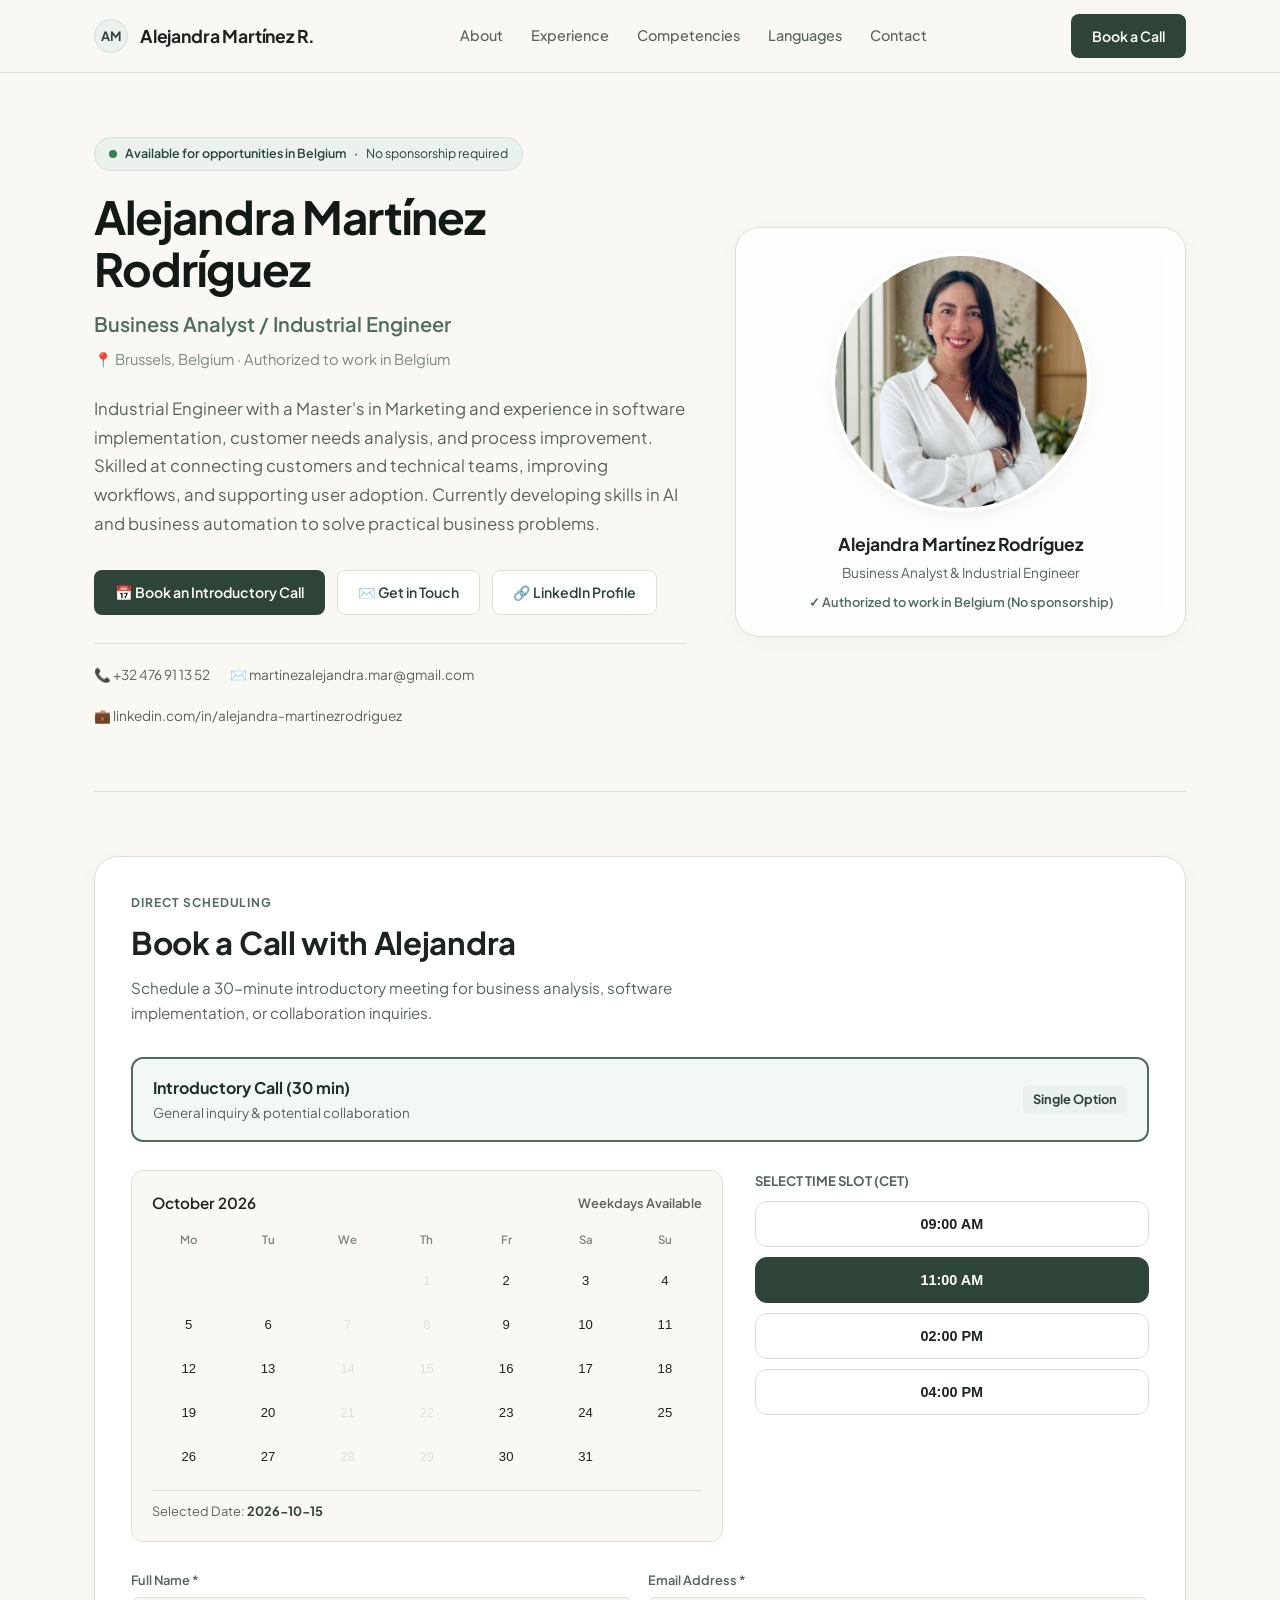
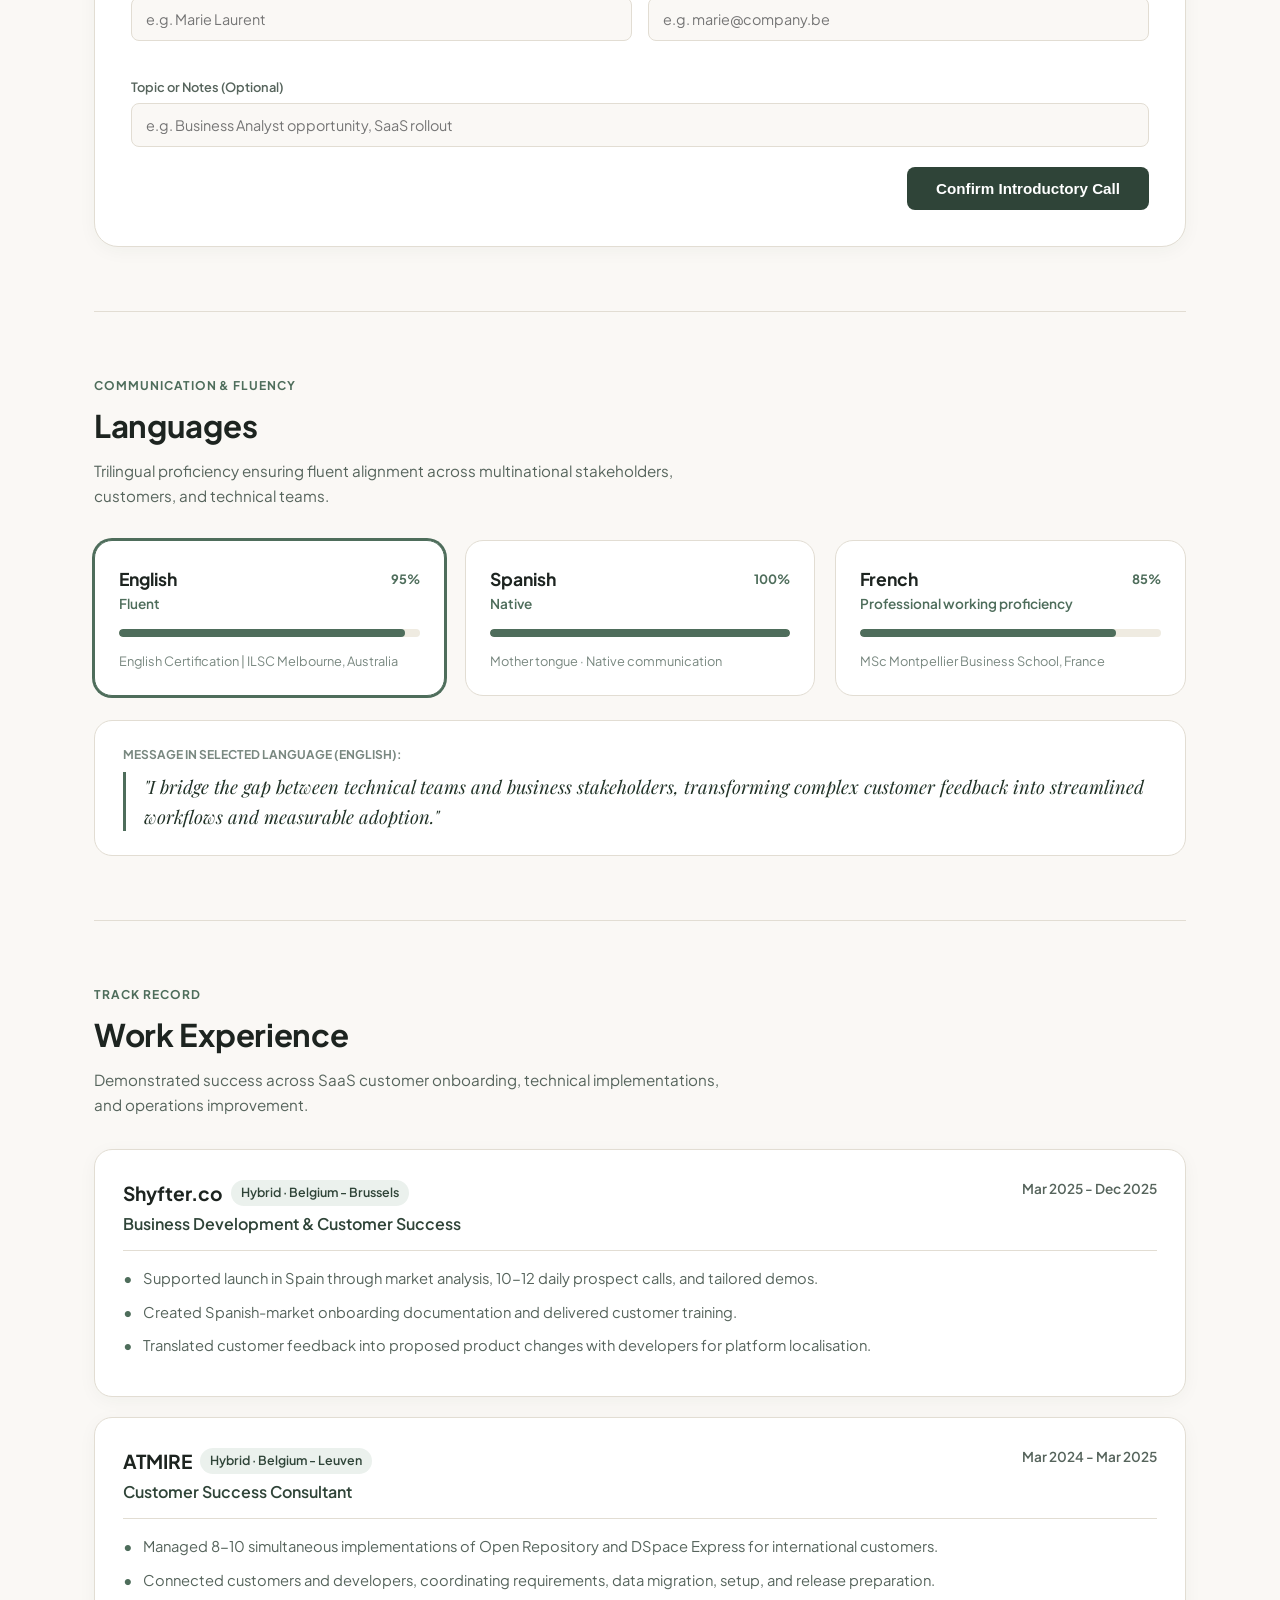
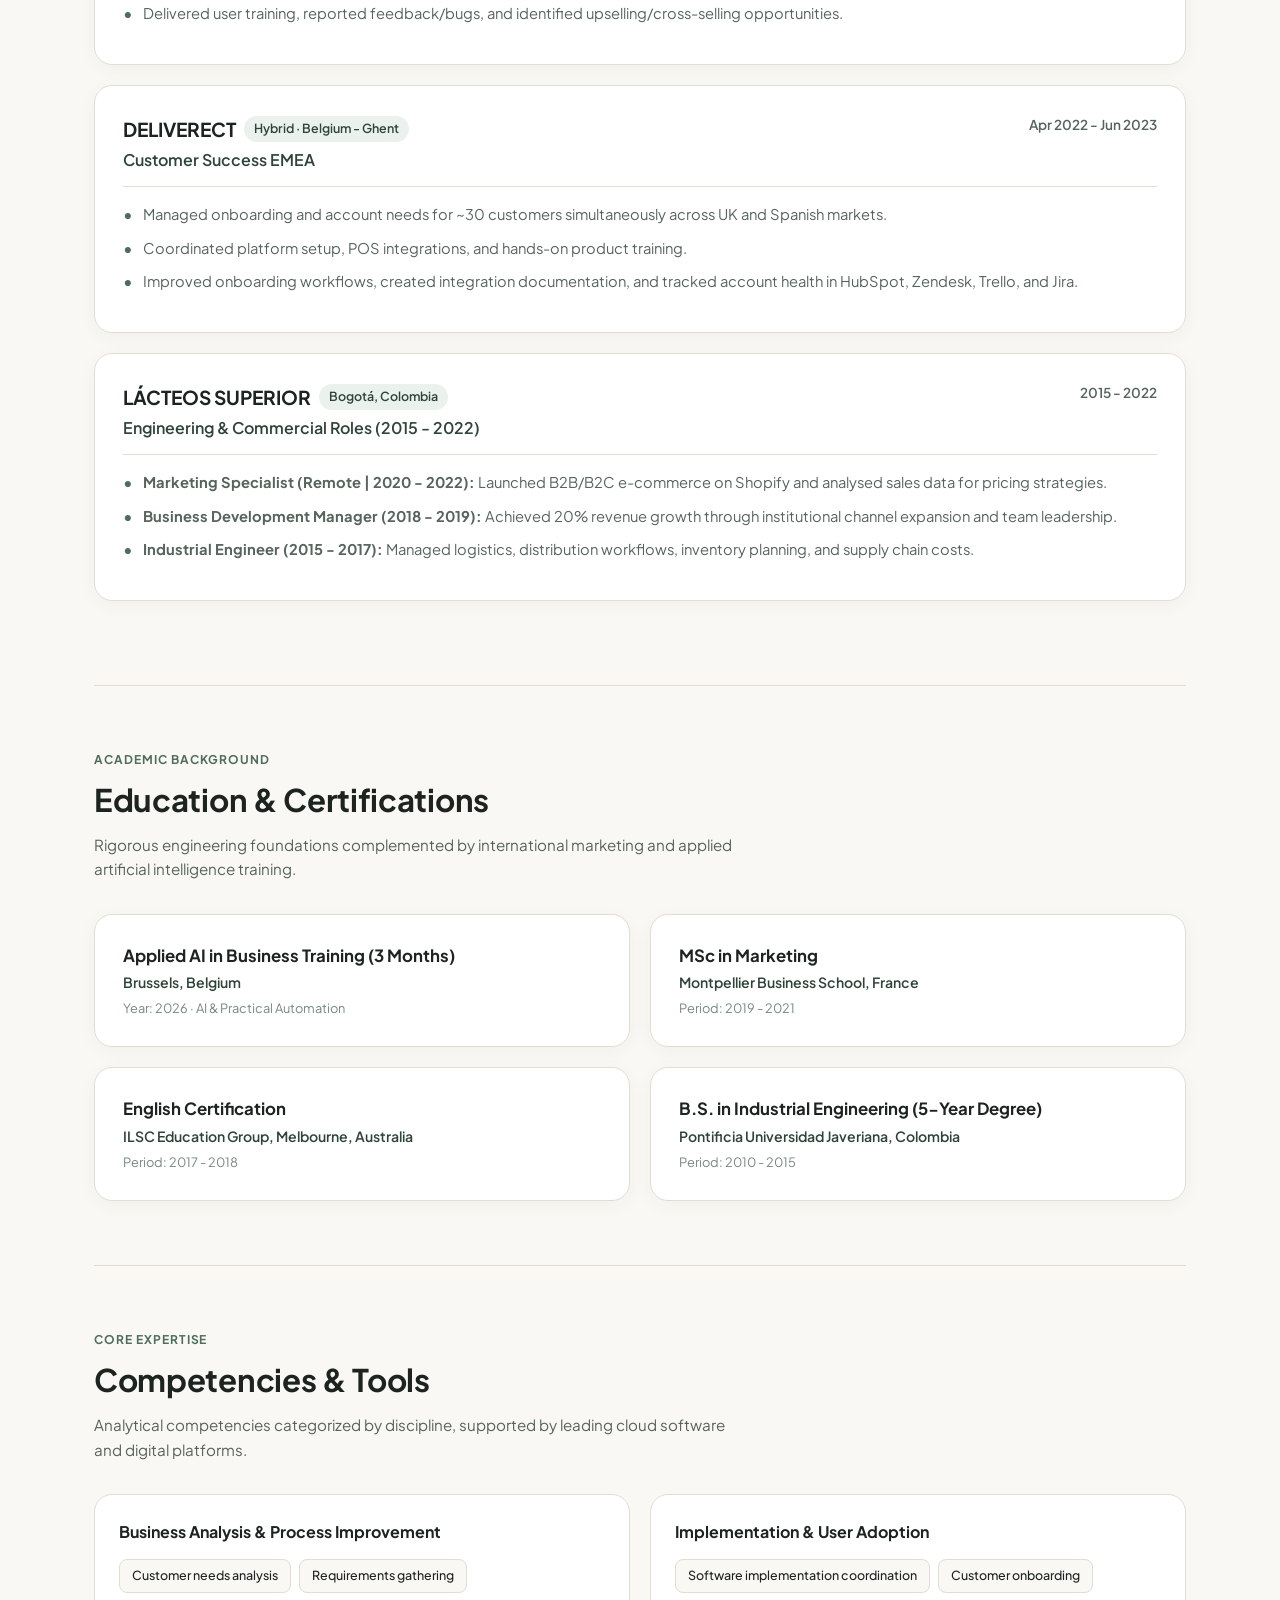
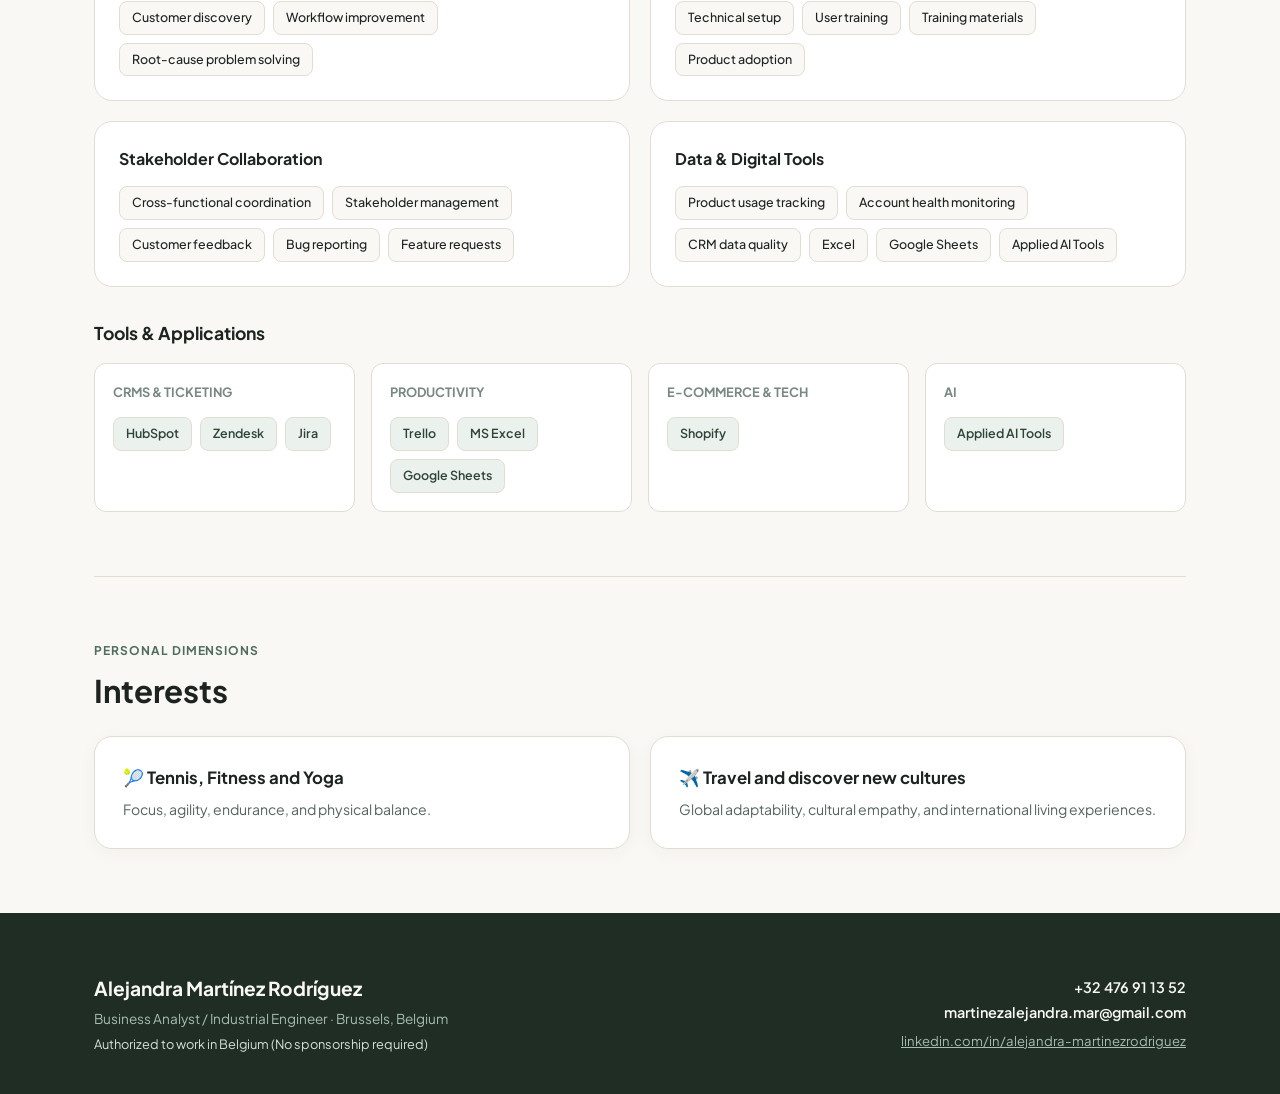
<file: alejandra-martinez-portfolio.html>
<!DOCTYPE html>
<html lang="en">
<head>
  <meta charset="UTF-8">
  <meta name="viewport" content="width=device-width, initial-scale=1.0">
  <title>Alejandra Martínez Rodríguez | Business Analyst & Industrial Engineer</title>
  <meta name="description" content="Professional brand and portfolio of Alejandra Martínez Rodríguez, Business Analyst and Industrial Engineer in Brussels, Belgium.">
  <link rel="preconnect" href="https://fonts.googleapis.com">
  <link rel="preconnect" href="https://fonts.gstatic.com" crossorigin>
  <link href="https://fonts.googleapis.com/css2?family=Plus+Jakarta+Sans:wght@300;400;500;600;700&family=Playfair+Display:ital,wght@0,600;1,400&family=JetBrains+Mono:wght@400;500&display=swap" rel="stylesheet">
  
  <style>
    /* ===================================================
       WARM-TECH / NEUTRAL CHIC DESIGN SYSTEM
       Greige, Cream, Subtle Sage Green & Glass Accents
       =================================================== */
    :root {
      --bg-cream: #FAF8F5;
      --bg-surface: #FFFFFF;
      --bg-greige-light: #F4F0E8;
      --bg-greige-subtle: #EFEBE1;
      --border-warm: #E2DDD3;
      --border-sage: #D5E0D8;
      --sage-accent: #4E6D5B;
      --sage-dark: #2F4438;
      --sage-light: #EBF1ED;
      --text-main: #1D2420;
      --text-muted: #56645C;
      --text-subtle: #798880;
      --radius-sm: 8px;
      --radius-md: 12px;
      --radius-lg: 18px;
      --radius-xl: 24px;
      --shadow-soft: 0 4px 20px -2px rgba(45, 55, 49, 0.05);
      --glass-bg: rgba(255, 255, 255, 0.75);
      --glass-border: rgba(226, 221, 211, 0.8);
    }

    * {
      box-sizing: border-box;
      margin: 0;
      padding: 0;
    }

    body {
      font-family: 'Plus Jakarta Sans', -apple-system, BlinkMacSystemFont, 'Segoe UI', Roboto, sans-serif;
      background-color: var(--bg-cream);
      color: var(--text-main);
      line-height: 1.6;
      -webkit-font-smoothing: antialiased;
    }

    a {
      color: inherit;
      text-decoration: none;
    }

    /* Layout Container */
    .container {
      max-width: 1140px;
      margin: 0 auto;
      padding: 0 24px;
    }

    /* Header / Top Bar */
    header {
      position: sticky;
      top: 0;
      z-index: 100;
      background: rgba(250, 248, 245, 0.92);
      backdrop-filter: blur(12px);
      -webkit-backdrop-filter: blur(12px);
      border-bottom: 1px solid var(--border-warm);
    }

    .nav-inner {
      display: flex;
      align-items: center;
      justify-content: space-between;
      height: 72px;
    }

    .brand {
      display: flex;
      align-items: center;
      gap: 12px;
      font-weight: 700;
      font-size: 1.1rem;
      letter-spacing: -0.01em;
    }

    .brand-mark {
      width: 34px;
      height: 34px;
      border-radius: 50%;
      background: var(--sage-light);
      border: 1px solid var(--border-sage);
      color: var(--sage-dark);
      display: flex;
      align-items: center;
      justify-content: center;
      font-size: 0.8rem;
      font-weight: 700;
    }

    nav.nav-links {
      display: flex;
      gap: 28px;
      font-size: 0.9rem;
      font-weight: 500;
      color: var(--text-muted);
    }

    nav.nav-links a:hover {
      color: var(--text-main);
    }

    .btn {
      display: inline-flex;
      align-items: center;
      justify-content: center;
      gap: 8px;
      padding: 10px 20px;
      font-size: 0.88rem;
      font-weight: 600;
      border-radius: var(--radius-sm);
      cursor: pointer;
      transition: all 0.2s ease;
      border: 1px solid transparent;
    }

    .btn-primary {
      background: var(--sage-dark);
      color: #FFFFFF;
    }

    .btn-primary:hover {
      background: #1F2D25;
      transform: translateY(-1px);
    }

    .btn-secondary {
      background: #FFFFFF;
      color: var(--sage-dark);
      border-color: var(--border-warm);
    }

    .btn-secondary:hover {
      background: var(--bg-greige-light);
    }

    /* Section Spacing */
    section {
      padding: 64px 0;
      border-bottom: 1px solid var(--border-warm);
    }

    section:last-of-type {
      border-bottom: none;
    }

    /* Hero Section */
    .hero-grid {
      display: grid;
      grid-template-columns: 1.25fr 0.95fr;
      gap: 48px;
      align-items: center;
    }

    .badge-status {
      display: inline-flex;
      align-items: center;
      gap: 8px;
      padding: 6px 14px;
      background: var(--sage-light);
      border: 1px solid var(--border-sage);
      border-radius: 999px;
      font-size: 0.78rem;
      font-weight: 600;
      color: var(--sage-dark);
      margin-bottom: 20px;
    }

    .status-dot {
      width: 8px;
      height: 8px;
      border-radius: 50%;
      background: #3B7E55;
    }

    h1.hero-title {
      font-size: 2.85rem;
      line-height: 1.15;
      font-weight: 700;
      letter-spacing: -0.02em;
      margin-bottom: 12px;
      color: #121A15;
    }

    .hero-subtitle {
      font-size: 1.25rem;
      font-weight: 600;
      color: var(--sage-accent);
      margin-bottom: 8px;
    }

    .hero-location {
      font-size: 0.92rem;
      color: var(--text-subtle);
      margin-bottom: 24px;
    }

    .hero-summary {
      font-size: 1.05rem;
      color: var(--text-muted);
      line-height: 1.7;
      margin-bottom: 32px;
    }

    .hero-actions {
      display: flex;
      flex-wrap: wrap;
      gap: 12px;
      margin-bottom: 28px;
    }

    .hero-contact-row {
      display: flex;
      flex-wrap: wrap;
      gap: 20px;
      font-size: 0.85rem;
      color: var(--text-muted);
      padding-top: 20px;
      border-top: 1px solid var(--border-warm);
    }

    .hero-avatar-card {
      background: var(--glass-bg);
      backdrop-filter: blur(16px);
      border: 1px solid var(--border-warm);
      border-radius: var(--radius-xl);
      padding: 24px;
      box-shadow: var(--shadow-soft);
      text-align: center;
    }

    .avatar-wrapper {
      width: 260px;
      height: 260px;
      margin: 0 auto 18px;
      border-radius: 50%;
      overflow: hidden;
      border: 4px solid #FFFFFF;
      box-shadow: 0 4px 14px rgba(0,0,0,0.06);
      background: #E8EDE9;
    }

    .avatar-wrapper img {
      width: 100%;
      height: 100%;
      object-fit: cover;
    }

    /* Section Headers */
    .section-kicker {
      font-size: 0.75rem;
      font-weight: 700;
      text-transform: uppercase;
      letter-spacing: 0.08em;
      color: var(--sage-accent);
      margin-bottom: 6px;
    }

    .section-title {
      font-size: 1.95rem;
      font-weight: 700;
      letter-spacing: -0.01em;
      margin-bottom: 8px;
    }

    .section-desc {
      font-size: 0.95rem;
      color: var(--text-muted);
      max-width: 650px;
      margin-bottom: 32px;
    }

    /* Appointment Booking Module */
    .booking-card {
      background: var(--bg-surface);
      border: 1px solid var(--border-warm);
      border-radius: var(--radius-xl);
      padding: 36px;
      box-shadow: var(--shadow-soft);
    }

    .booking-service-locked {
      background: #F4F8F5;
      border: 2px solid var(--sage-accent);
      border-radius: var(--radius-md);
      padding: 16px 20px;
      margin-bottom: 28px;
      display: flex;
      align-items: center;
      justify-content: space-between;
    }

    .booking-grid {
      display: grid;
      grid-template-columns: 1.2fr 0.8fr;
      gap: 32px;
      margin-bottom: 28px;
    }

    .calendar-box {
      background: var(--bg-cream);
      border: 1px solid var(--border-warm);
      border-radius: var(--radius-md);
      padding: 20px;
    }

    .calendar-header {
      display: flex;
      align-items: center;
      justify-content: space-between;
      margin-bottom: 16px;
      font-weight: 600;
      font-size: 0.95rem;
    }

    .cal-grid {
      display: grid;
      grid-template-columns: repeat(7, 1fr);
      gap: 6px;
      text-align: center;
    }

    .cal-head {
      font-size: 0.72rem;
      font-weight: 600;
      color: var(--text-subtle);
      padding-bottom: 6px;
    }

    .cal-day {
      height: 38px;
      display: flex;
      align-items: center;
      justify-content: center;
      font-size: 0.82rem;
      border-radius: var(--radius-sm);
      cursor: pointer;
      border: 1px solid transparent;
      background: transparent;
      color: var(--text-main);
    }

    .cal-day:hover:not(.disabled) {
      background: var(--bg-greige-subtle);
    }

    .cal-day.selected {
      background: var(--sage-dark);
      color: #FFFFFF;
      font-weight: 700;
    }

    .cal-day.disabled {
      color: #CCC7BC;
      cursor: not-allowed;
      opacity: 0.5;
    }

    .time-slot-btn {
      width: 100%;
      padding: 14px;
      margin-bottom: 10px;
      background: #FFFFFF;
      border: 1px solid var(--border-warm);
      border-radius: var(--radius-md);
      font-size: 0.9rem;
      font-weight: 600;
      cursor: pointer;
      text-align: center;
      transition: all 0.15s ease;
      color: var(--text-main);
    }

    .time-slot-btn:hover {
      border-color: var(--sage-accent);
      background: var(--bg-cream);
    }

    .time-slot-btn.selected {
      background: var(--sage-dark);
      color: #FFFFFF;
      border-color: var(--sage-dark);
    }

    .form-group {
      margin-bottom: 16px;
    }

    .form-group label {
      display: block;
      font-size: 0.8rem;
      font-weight: 600;
      color: var(--text-muted);
      margin-bottom: 6px;
    }

    .form-control {
      width: 100%;
      padding: 12px 14px;
      border: 1px solid var(--border-warm);
      border-radius: var(--radius-sm);
      font-family: inherit;
      font-size: 0.9rem;
      background: var(--bg-cream);
    }

    .form-control:focus {
      outline: none;
      background: #FFFFFF;
      border-color: var(--sage-accent);
    }

    /* Languages Section */
    .languages-grid {
      display: grid;
      grid-template-columns: repeat(3, 1fr);
      gap: 20px;
      margin-bottom: 24px;
    }

    .lang-card {
      background: var(--bg-surface);
      border: 1px solid var(--border-warm);
      border-radius: var(--radius-lg);
      padding: 24px;
      cursor: pointer;
      transition: all 0.2s ease;
    }

    .lang-card.active {
      border-color: var(--sage-accent);
      box-shadow: 0 0 0 2px var(--sage-accent);
    }

    .meter-bar {
      height: 8px;
      background: var(--bg-greige-subtle);
      border-radius: 999px;
      overflow: hidden;
      margin: 14px 0;
    }

    .meter-fill {
      height: 100%;
      background: var(--sage-accent);
      border-radius: 999px;
    }

    .quote-box {
      background: #FFFFFF;
      border: 1px solid var(--border-warm);
      border-radius: var(--radius-lg);
      padding: 24px 28px;
    }

    .quote-text {
      font-family: 'Playfair Display', Georgia, serif;
      font-style: italic;
      font-size: 1.15rem;
      color: #213227;
      border-left: 3px solid var(--sage-accent);
      padding-left: 18px;
      line-height: 1.6;
    }

    /* Experience & Education */
    .timeline-card {
      background: #FFFFFF;
      border: 1px solid var(--border-warm);
      border-radius: var(--radius-lg);
      padding: 28px;
      margin-bottom: 20px;
      box-shadow: var(--shadow-soft);
    }

    .timeline-header {
      display: flex;
      justify-content: space-between;
      align-items: flex-start;
      margin-bottom: 16px;
      padding-bottom: 14px;
      border-bottom: 1px solid var(--border-warm);
    }

    .company-title {
      font-size: 1.2rem;
      font-weight: 700;
    }

    .role-badge {
      font-size: 0.78rem;
      background: var(--sage-light);
      color: var(--sage-dark);
      padding: 3px 10px;
      border-radius: 999px;
      font-weight: 600;
      margin-left: 8px;
    }

    .timeline-bullets {
      list-style: none;
    }

    .timeline-bullets li {
      position: relative;
      padding-left: 20px;
      margin-bottom: 10px;
      font-size: 0.92rem;
      color: var(--text-muted);
    }

    .timeline-bullets li::before {
      content: "•";
      position: absolute;
      left: 0;
      color: var(--sage-accent);
      font-weight: bold;
    }

    /* Competencies Badges */
    .comp-grid {
      display: grid;
      grid-template-columns: repeat(2, 1fr);
      gap: 20px;
      margin-bottom: 32px;
    }

    .comp-card {
      background: #FFFFFF;
      border: 1px solid var(--border-warm);
      border-radius: var(--radius-lg);
      padding: 24px;
    }

    .badges-wrap {
      display: flex;
      flex-wrap: wrap;
      gap: 8px;
      margin-top: 14px;
    }

    .badge-chip {
      background: var(--bg-cream);
      border: 1px solid var(--border-warm);
      padding: 6px 12px;
      border-radius: var(--radius-sm);
      font-size: 0.78rem;
      font-weight: 500;
      color: var(--text-main);
    }

    .tools-grid {
      display: grid;
      grid-template-columns: repeat(4, 1fr);
      gap: 16px;
    }

    .tool-box {
      background: #FFFFFF;
      border: 1px solid var(--border-warm);
      border-radius: var(--radius-md);
      padding: 18px;
    }

    /* Footer */
    footer {
      background: #1F2D25;
      color: #FAF8F5;
      padding: 60px 0 40px;
    }

    .footer-inner {
      display: flex;
      justify-content: space-between;
      align-items: center;
      flex-wrap: wrap;
      gap: 20px;
    }

    /* Responsive */
    @media (max-width: 900px) {
      .hero-grid { grid-template-columns: 1fr; }
      .booking-grid { grid-template-columns: 1fr; }
      .languages-grid { grid-template-columns: 1fr; }
      .comp-grid { grid-template-columns: 1fr; }
      .tools-grid { grid-template-columns: 1fr 1fr; }
      nav.nav-links { display: none; }
      h1.hero-title { font-size: 2.2rem; }
    }
  </style>
</head>
<body>

  <!-- Navigation Bar -->
  <header>
    <div class="container nav-inner">
      <a href="#" class="brand">
        <div class="brand-mark">AM</div>
        <span>Alejandra Martínez R.</span>
      </a>

      <nav class="nav-links">
        <a href="#about">About</a>
        <a href="#experience">Experience</a>
        <a href="#competencies">Competencies</a>
        <a href="#languages">Languages</a>
        <a href="#contact">Contact</a>
      </nav>

      <div>
        <a href="#book-a-call" class="btn btn-primary">Book a Call</a>
      </div>
    </div>
  </header>

  <main class="container">

    <!-- HERO SECTION -->
    <section id="about">
      <div class="hero-grid">
        <div>
          <div class="badge-status">
            <span class="status-dot"></span>
            <span>Available for opportunities in Belgium</span>
            <span>·</span>
            <span style="font-weight:400">No sponsorship required</span>
          </div>

          <h1 class="hero-title">Alejandra Martínez Rodríguez</h1>
          <p class="hero-subtitle">Business Analyst / Industrial Engineer</p>
          <p class="hero-location">📍 Brussels, Belgium · Authorized to work in Belgium</p>

          <p class="hero-summary">
            Industrial Engineer with a Master's in Marketing and experience in software implementation, customer needs analysis, and process improvement. Skilled at connecting customers and technical teams, improving workflows, and supporting user adoption. Currently developing skills in AI and business automation to solve practical business problems.
          </p>

          <div class="hero-actions">
            <a href="#book-a-call" class="btn btn-primary">📅 Book an Introductory Call</a>
            <a href="#contact" class="btn btn-secondary">✉️ Get in Touch</a>
            <a href="https://www.linkedin.com/in/alejandra-martinezrodriguez" target="_blank" class="btn btn-secondary">🔗 LinkedIn Profile</a>
          </div>

          <div class="hero-contact-row">
            <span>📞 +32 476 91 13 52</span>
            <span>✉️ martinezalejandra.mar@gmail.com</span>
            <span>💼 linkedin.com/in/alejandra-martinezrodriguez</span>
          </div>
        </div>

        <div>
          <div class="hero-avatar-card">
            <div class="avatar-wrapper">
              <img src="/src/assets/images/avatar_alejandra_chic_1791805563142.jpg" alt="Alejandra Martínez Rodríguez" onerror="this.src='https://images.unsplash.com/photo-1573496359142-b8d87734a5a2?auto=format&fit=crop&w=600&q=80'">
            </div>
            <h3 style="font-size:1.1rem; font-weight:700;">Alejandra Martínez Rodríguez</h3>
            <p style="font-size:0.85rem; color:var(--text-muted); margin-top:4px;">Business Analyst & Industrial Engineer</p>
            <p style="font-size:0.8rem; color:var(--sage-accent); font-weight:600; margin-top:8px;">✓ Authorized to work in Belgium (No sponsorship)</p>
          </div>
        </div>
      </div>
    </section>

    <!-- APPOINTMENT BOOKING MODULE -->
    <section id="book-a-call">
      <div class="booking-card">
        <div class="section-kicker">Direct Scheduling</div>
        <h2 class="section-title">Book a Call with Alejandra</h2>
        <p class="section-desc">
          Schedule a 30-minute introductory meeting for business analysis, software implementation, or collaboration inquiries.
        </p>

        <!-- Meeting Type: Strictly locked as requested -->
        <div class="booking-service-locked">
          <div>
            <strong style="font-size:1rem; color:#1F3124;">Introductory Call (30 min)</strong>
            <p style="font-size:0.84rem; color:var(--text-muted); margin-top:2px;">General inquiry & potential collaboration</p>
          </div>
          <span style="font-size:0.8rem; background:var(--sage-light); color:var(--sage-dark); font-weight:700; padding:4px 10px; border-radius:6px;">Single Option</span>
        </div>

        <div id="booking-container">
          <form id="booking-form">
            <div class="booking-grid">
              <!-- Calendar View -->
              <div class="calendar-box">
                <div class="calendar-header">
                  <span id="cal-month-title">October 2026</span>
                  <div style="font-size:0.8rem; color:var(--text-muted);">Weekdays Available</div>
                </div>

                <div class="cal-grid" id="cal-days-grid">
                  <!-- Generated via JS -->
                </div>
                <div style="margin-top:14px; font-size:0.8rem; color:var(--text-muted); border-top:1px solid var(--border-warm); padding-top:10px;">
                  Selected Date: <strong id="selected-date-display" style="color:var(--sage-dark);">2026-10-15</strong>
                </div>
              </div>

              <!-- Time Slots: strictly 09:00 AM, 11:00 AM, 02:00 PM, 04:00 PM -->
              <div>
                <label style="display:block; font-size:0.82rem; font-weight:700; text-transform:uppercase; margin-bottom:10px; color:var(--text-muted);">
                  Select Time Slot (CET)
                </label>
                <div id="time-slots-container">
                  <button type="button" class="time-slot-btn" data-time="09:00 AM">09:00 AM</button>
                  <button type="button" class="time-slot-btn selected" data-time="11:00 AM">11:00 AM</button>
                  <button type="button" class="time-slot-btn" data-time="02:00 PM">02:00 PM</button>
                  <button type="button" class="time-slot-btn" data-time="04:00 PM">04:00 PM</button>
                </div>
              </div>
            </div>

            <!-- Contact Fields -->
            <div style="display:grid; grid-template-columns:1fr 1fr; gap:16px; margin-bottom:20px;">
              <div class="form-group">
                <label>Full Name *</label>
                <input type="text" id="attendee-name" class="form-control" required placeholder="e.g. Marie Laurent">
              </div>
              <div class="form-group">
                <label>Email Address *</label>
                <input type="email" id="attendee-email" class="form-control" required placeholder="e.g. marie@company.be">
              </div>
            </div>

            <div class="form-group">
              <label>Topic or Notes (Optional)</label>
              <input type="text" id="attendee-notes" class="form-control" placeholder="e.g. Business Analyst opportunity, SaaS rollout">
            </div>

            <div style="text-align:right; margin-top:20px;">
              <button type="submit" class="btn btn-primary" style="padding:12px 28px; font-size:0.95rem;">
                Confirm Introductory Call
              </button>
            </div>
          </form>

          <div id="booking-confirmation" style="display:none; text-align:center; padding:32px; background:var(--bg-cream); border-radius:var(--radius-lg);">
            <div style="font-size:2.5rem; margin-bottom:12px;">✅</div>
            <h3 style="font-size:1.4rem; font-weight:700; margin-bottom:8px;">Booking Confirmed!</h3>
            <p style="color:var(--text-muted); font-size:0.95rem; margin-bottom:20px;">
              Thank you! Your 30-minute introductory call has been scheduled.
            </p>
            <div id="confirmation-details" style="background:#FFFFFF; border:1px solid var(--border-warm); padding:20px; border-radius:12px; max-width:440px; margin:0 auto 20px; text-align:left; font-size:0.9rem;">
              <!-- Details rendered by JS -->
            </div>
            <button type="button" id="btn-reset-booking" class="btn btn-secondary">Book Another Slot</button>
          </div>
        </div>
      </div>
    </section>

    <!-- LANGUAGES SECTION -->
    <section id="languages">
      <div class="section-kicker">Communication & Fluency</div>
      <h2 class="section-title">Languages</h2>
      <p class="section-desc">
        Trilingual proficiency ensuring fluent alignment across multinational stakeholders, customers, and technical teams.
      </p>

      <div class="languages-grid">
        <div class="lang-card active" data-lang="en">
          <div style="display:flex; justify-content:space-between; align-items:center;">
            <h3 style="font-size:1.1rem; font-weight:700;">English</h3>
            <span style="font-size:0.8rem; font-weight:700; color:var(--sage-accent);">95%</span>
          </div>
          <p style="font-size:0.85rem; color:var(--sage-accent); font-weight:600;">Fluent</p>
          <div class="meter-bar"><div class="meter-fill" style="width:95%"></div></div>
          <p style="font-size:0.8rem; color:var(--text-subtle);">English Certification | ILSC Melbourne, Australia</p>
        </div>

        <div class="lang-card" data-lang="es">
          <div style="display:flex; justify-content:space-between; align-items:center;">
            <h3 style="font-size:1.1rem; font-weight:700;">Spanish</h3>
            <span style="font-size:0.8rem; font-weight:700; color:var(--sage-accent);">100%</span>
          </div>
          <p style="font-size:0.85rem; color:var(--sage-accent); font-weight:600;">Native</p>
          <div class="meter-bar"><div class="meter-fill" style="width:100%"></div></div>
          <p style="font-size:0.8rem; color:var(--text-subtle);">Mother tongue · Native communication</p>
        </div>

        <div class="lang-card" data-lang="fr">
          <div style="display:flex; justify-content:space-between; align-items:center;">
            <h3 style="font-size:1.1rem; font-weight:700;">French</h3>
            <span style="font-size:0.8rem; font-weight:700; color:var(--sage-accent);">85%</span>
          </div>
          <p style="font-size:0.85rem; color:var(--sage-accent); font-weight:600;">Professional working proficiency</p>
          <div class="meter-bar"><div class="meter-fill" style="width:85%"></div></div>
          <p style="font-size:0.8rem; color:var(--text-subtle);">MSc Montpellier Business School, France</p>
        </div>
      </div>

      <div class="quote-box">
        <p style="font-size:0.75rem; font-weight:700; text-transform:uppercase; color:var(--text-subtle); margin-bottom:8px;">
          Message in selected language (<span id="quote-lang-name">English</span>):
        </p>
        <p class="quote-text" id="quote-display">
          "I bridge the gap between technical teams and business stakeholders, transforming complex customer feedback into streamlined workflows and measurable adoption."
        </p>
      </div>
    </section>

    <!-- EXPERIENCE SECTION -->
    <section id="experience">
      <div class="section-kicker">Track Record</div>
      <h2 class="section-title">Work Experience</h2>
      <p class="section-desc">
        Demonstrated success across SaaS customer onboarding, technical implementations, and operations improvement.
      </p>

      <!-- 1. Shyfter.co -->
      <div class="timeline-card">
        <div class="timeline-header">
          <div>
            <div style="display:flex; align-items:center;">
              <span class="company-title">Shyfter.co</span>
              <span class="role-badge">Hybrid · Belgium - Brussels</span>
            </div>
            <p style="font-weight:600; color:var(--sage-dark); margin-top:2px;">Business Development & Customer Success</p>
          </div>
          <div style="text-align:right; font-size:0.85rem; color:var(--text-muted); font-weight:600;">
            Mar 2025 - Dec 2025
          </div>
        </div>
        <ul class="timeline-bullets">
          <li>Supported launch in Spain through market analysis, 10-12 daily prospect calls, and tailored demos.</li>
          <li>Created Spanish-market onboarding documentation and delivered customer training.</li>
          <li>Translated customer feedback into proposed product changes with developers for platform localisation.</li>
        </ul>
      </div>

      <!-- 2. ATMIRE -->
      <div class="timeline-card">
        <div class="timeline-header">
          <div>
            <div style="display:flex; align-items:center;">
              <span class="company-title">ATMIRE</span>
              <span class="role-badge">Hybrid · Belgium - Leuven</span>
            </div>
            <p style="font-weight:600; color:var(--sage-dark); margin-top:2px;">Customer Success Consultant</p>
          </div>
          <div style="text-align:right; font-size:0.85rem; color:var(--text-muted); font-weight:600;">
            Mar 2024 - Mar 2025
          </div>
        </div>
        <ul class="timeline-bullets">
          <li>Managed 8-10 simultaneous implementations of Open Repository and DSpace Express for international customers.</li>
          <li>Connected customers and developers, coordinating requirements, data migration, setup, and release preparation.</li>
          <li>Delivered user training, reported feedback/bugs, and identified upselling/cross-selling opportunities.</li>
        </ul>
      </div>

      <!-- 3. DELIVERECT -->
      <div class="timeline-card">
        <div class="timeline-header">
          <div>
            <div style="display:flex; align-items:center;">
              <span class="company-title">DELIVERECT</span>
              <span class="role-badge">Hybrid · Belgium - Ghent</span>
            </div>
            <p style="font-weight:600; color:var(--sage-dark); margin-top:2px;">Customer Success EMEA</p>
          </div>
          <div style="text-align:right; font-size:0.85rem; color:var(--text-muted); font-weight:600;">
            Apr 2022 - Jun 2023
          </div>
        </div>
        <ul class="timeline-bullets">
          <li>Managed onboarding and account needs for ~30 customers simultaneously across UK and Spanish markets.</li>
          <li>Coordinated platform setup, POS integrations, and hands-on product training.</li>
          <li>Improved onboarding workflows, created integration documentation, and tracked account health in HubSpot, Zendesk, Trello, and Jira.</li>
        </ul>
      </div>

      <!-- 4. LÁCTEOS SUPERIOR -->
      <div class="timeline-card">
        <div class="timeline-header">
          <div>
            <div style="display:flex; align-items:center;">
              <span class="company-title">LÁCTEOS SUPERIOR</span>
              <span class="role-badge">Bogotá, Colombia</span>
            </div>
            <p style="font-weight:600; color:var(--sage-dark); margin-top:2px;">Engineering & Commercial Roles (2015 - 2022)</p>
          </div>
          <div style="text-align:right; font-size:0.85rem; color:var(--text-muted); font-weight:600;">
            2015 - 2022
          </div>
        </div>
        <ul class="timeline-bullets">
          <li><strong>Marketing Specialist (Remote | 2020 - 2022):</strong> Launched B2B/B2C e-commerce on Shopify and analysed sales data for pricing strategies.</li>
          <li><strong>Business Development Manager (2018 - 2019):</strong> Achieved 20% revenue growth through institutional channel expansion and team leadership.</li>
          <li><strong>Industrial Engineer (2015 - 2017):</strong> Managed logistics, distribution workflows, inventory planning, and supply chain costs.</li>
        </ul>
      </div>
    </section>

    <!-- EDUCATION SECTION -->
    <section id="education">
      <div class="section-kicker">Academic Background</div>
      <h2 class="section-title">Education & Certifications</h2>
      <p class="section-desc">
        Rigorous engineering foundations complemented by international marketing and applied artificial intelligence training.
      </p>

      <div style="display:grid; grid-template-columns:1fr 1fr; gap:20px;">
        <div class="timeline-card" style="margin-bottom:0;">
          <h3 style="font-size:1.05rem; font-weight:700;">Applied AI in Business Training (3 Months)</h3>
          <p style="font-size:0.88rem; color:var(--sage-dark); font-weight:600; margin-top:2px;">Brussels, Belgium</p>
          <p style="font-size:0.8rem; color:var(--text-subtle); margin-top:4px;">Year: 2026 · AI & Practical Automation</p>
        </div>

        <div class="timeline-card" style="margin-bottom:0;">
          <h3 style="font-size:1.05rem; font-weight:700;">MSc in Marketing</h3>
          <p style="font-size:0.88rem; color:var(--sage-dark); font-weight:600; margin-top:2px;">Montpellier Business School, France</p>
          <p style="font-size:0.8rem; color:var(--text-subtle); margin-top:4px;">Period: 2019 - 2021</p>
        </div>

        <div class="timeline-card" style="margin-bottom:0;">
          <h3 style="font-size:1.05rem; font-weight:700;">English Certification</h3>
          <p style="font-size:0.88rem; color:var(--sage-dark); font-weight:600; margin-top:2px;">ILSC Education Group, Melbourne, Australia</p>
          <p style="font-size:0.8rem; color:var(--text-subtle); margin-top:4px;">Period: 2017 - 2018</p>
        </div>

        <div class="timeline-card" style="margin-bottom:0;">
          <h3 style="font-size:1.05rem; font-weight:700;">B.S. in Industrial Engineering (5-Year Degree)</h3>
          <p style="font-size:0.88rem; color:var(--sage-dark); font-weight:600; margin-top:2px;">Pontificia Universidad Javeriana, Colombia</p>
          <p style="font-size:0.8rem; color:var(--text-subtle); margin-top:4px;">Period: 2010 - 2015</p>
        </div>
      </div>
    </section>

    <!-- COMPETENCIES & TOOLS SECTION -->
    <section id="competencies">
      <div class="section-kicker">Core Expertise</div>
      <h2 class="section-title">Competencies & Tools</h2>
      <p class="section-desc">
        Analytical competencies categorized by discipline, supported by leading cloud software and digital platforms.
      </p>

      <div class="comp-grid">
        <div class="comp-card">
          <h3 style="font-size:1rem; font-weight:700;">Business Analysis & Process Improvement</h3>
          <div class="badges-wrap">
            <span class="badge-chip">Customer needs analysis</span>
            <span class="badge-chip">Requirements gathering</span>
            <span class="badge-chip">Customer discovery</span>
            <span class="badge-chip">Workflow improvement</span>
            <span class="badge-chip">Root-cause problem solving</span>
          </div>
        </div>

        <div class="comp-card">
          <h3 style="font-size:1rem; font-weight:700;">Implementation & User Adoption</h3>
          <div class="badges-wrap">
            <span class="badge-chip">Software implementation coordination</span>
            <span class="badge-chip">Customer onboarding</span>
            <span class="badge-chip">Technical setup</span>
            <span class="badge-chip">User training</span>
            <span class="badge-chip">Training materials</span>
            <span class="badge-chip">Product adoption</span>
          </div>
        </div>

        <div class="comp-card">
          <h3 style="font-size:1rem; font-weight:700;">Stakeholder Collaboration</h3>
          <div class="badges-wrap">
            <span class="badge-chip">Cross-functional coordination</span>
            <span class="badge-chip">Stakeholder management</span>
            <span class="badge-chip">Customer feedback</span>
            <span class="badge-chip">Bug reporting</span>
            <span class="badge-chip">Feature requests</span>
          </div>
        </div>

        <div class="comp-card">
          <h3 style="font-size:1rem; font-weight:700;">Data & Digital Tools</h3>
          <div class="badges-wrap">
            <span class="badge-chip">Product usage tracking</span>
            <span class="badge-chip">Account health monitoring</span>
            <span class="badge-chip">CRM data quality</span>
            <span class="badge-chip">Excel</span>
            <span class="badge-chip">Google Sheets</span>
            <span class="badge-chip">Applied AI Tools</span>
          </div>
        </div>
      </div>

      <!-- Tools Badges -->
      <h3 style="font-size:1.1rem; font-weight:700; margin-bottom:16px;">Tools & Applications</h3>
      <div class="tools-grid">
        <div class="tool-box">
          <strong style="display:block; font-size:0.8rem; color:var(--text-subtle); text-transform:uppercase;">CRMs & Ticketing</strong>
          <div class="badges-wrap">
            <span class="badge-chip" style="font-weight:600; background:var(--sage-light); color:var(--sage-dark);">HubSpot</span>
            <span class="badge-chip" style="font-weight:600; background:var(--sage-light); color:var(--sage-dark);">Zendesk</span>
            <span class="badge-chip" style="font-weight:600; background:var(--sage-light); color:var(--sage-dark);">Jira</span>
          </div>
        </div>

        <div class="tool-box">
          <strong style="display:block; font-size:0.8rem; color:var(--text-subtle); text-transform:uppercase;">Productivity</strong>
          <div class="badges-wrap">
            <span class="badge-chip" style="font-weight:600; background:var(--sage-light); color:var(--sage-dark);">Trello</span>
            <span class="badge-chip" style="font-weight:600; background:var(--sage-light); color:var(--sage-dark);">MS Excel</span>
            <span class="badge-chip" style="font-weight:600; background:var(--sage-light); color:var(--sage-dark);">Google Sheets</span>
          </div>
        </div>

        <div class="tool-box">
          <strong style="display:block; font-size:0.8rem; color:var(--text-subtle); text-transform:uppercase;">E-Commerce & Tech</strong>
          <div class="badges-wrap">
            <span class="badge-chip" style="font-weight:600; background:var(--sage-light); color:var(--sage-dark);">Shopify</span>
          </div>
        </div>

        <div class="tool-box">
          <strong style="display:block; font-size:0.8rem; color:var(--text-subtle); text-transform:uppercase;">AI</strong>
          <div class="badges-wrap">
            <span class="badge-chip" style="font-weight:600; background:var(--sage-light); color:var(--sage-dark);">Applied AI Tools</span>
          </div>
        </div>
      </div>
    </section>

    <!-- INTERESTS -->
    <section>
      <div class="section-kicker">Personal Dimensions</div>
      <h2 class="section-title">Interests</h2>
      <div style="display:grid; grid-template-columns:1fr 1fr; gap:20px; margin-top:20px;">
        <div class="timeline-card" style="margin-bottom:0;">
          <h3 style="font-size:1.05rem; font-weight:700;">🎾 Tennis, Fitness and Yoga</h3>
          <p style="font-size:0.88rem; color:var(--text-muted); margin-top:6px;">Focus, agility, endurance, and physical balance.</p>
        </div>
        <div class="timeline-card" style="margin-bottom:0;">
          <h3 style="font-size:1.05rem; font-weight:700;">✈️ Travel and discover new cultures</h3>
          <p style="font-size:0.88rem; color:var(--text-muted); margin-top:6px;">Global adaptability, cultural empathy, and international living experiences.</p>
        </div>
      </div>
    </section>

  </main>

  <!-- FOOTER & DIRECT CONTACT -->
  <footer id="contact">
    <div class="container footer-inner">
      <div>
        <h3 style="font-size:1.2rem; font-weight:700; margin-bottom:4px;">Alejandra Martínez Rodríguez</h3>
        <p style="font-size:0.85rem; color:#A7BDB0;">Business Analyst / Industrial Engineer · Brussels, Belgium</p>
        <p style="font-size:0.8rem; color:#D3E2D9; margin-top:4px;">Authorized to work in Belgium (No sponsorship required)</p>
      </div>

      <div style="text-align:right;">
        <p style="font-size:0.9rem; font-weight:600;">+32 476 91 13 52</p>
        <p style="font-size:0.9rem; font-weight:600; margin-top:2px;">martinezalejandra.mar@gmail.com</p>
        <p style="font-size:0.82rem; color:#A7BDB0; margin-top:6px;">
          <a href="https://www.linkedin.com/in/alejandra-martinezrodriguez" target="_blank" style="text-decoration:underline;">
            linkedin.com/in/alejandra-martinezrodriguez
          </a>
        </p>
      </div>
    </div>
  </footer>

  <!-- ===================================================
       CLIENT LOGIC SCRIPT
       Calendar, Time Slot Selection, Booking & Languages
       =================================================== -->
  <script>
    // Exact Translated Quotes
    const quotes = {
      en: {
        name: "English (Fluent)",
        text: "I bridge the gap between technical teams and business stakeholders, transforming complex customer feedback into streamlined workflows and measurable adoption."
      },
      es: {
        name: "Spanish (Native)",
        text: "Conecto equipos técnicos con las necesidades de negocio, transformando el feedback de clientes en procesos eficientes y una adopción de software exitosa."
      },
      fr: {
        name: "French (Professional)",
        text: "Je fais le lien entre les équipes techniques et les parties prenantes métier, en traduisant les retours clients en flux de travail optimisés et en adoption fluide."
      }
    };

    // Language switcher
    const langCards = document.querySelectorAll('.lang-card');
    const quoteDisplay = document.getElementById('quote-display');
    const quoteLangName = document.getElementById('quote-lang-name');

    langCards.forEach(card => {
      card.addEventListener('click', () => {
        langCards.forEach(c => c.classList.remove('active'));
        card.classList.add('active');
        const langCode = card.getAttribute('data-lang');
        if (quotes[langCode]) {
          quoteDisplay.textContent = `"${quotes[langCode].text}"`;
          quoteLangName.textContent = quotes[langCode].name;
        }
      });
    });

    // Calendar generation for booking
    let selectedDate = '2026-10-15';
    let selectedTime = '11:00 AM';

    const calDaysGrid = document.getElementById('cal-days-grid');
    const dateDisplay = document.getElementById('selected-date-display');
    const timeSlotButtons = document.querySelectorAll('.time-slot-btn');

    // Simple month days rendering (October 2026)
    const daysHeaders = ['Mo', 'Tu', 'We', 'Th', 'Fr', 'Sa', 'Su'];
    daysHeaders.forEach(dh => {
      const el = document.createElement('div');
      el.className = 'cal-head';
      el.textContent = dh;
      calDaysGrid.appendChild(el);
    });

    // Oct 1 2026 is Thursday (offset 3)
    for (let i = 0; i < 3; i++) {
      const blank = document.createElement('div');
      calDaysGrid.appendChild(blank);
    }

    for (let day = 1; day <= 31; day++) {
      const btn = document.createElement('button');
      btn.type = 'button';
      btn.className = 'cal-day';
      btn.textContent = day;

      const dateStr = `2026-10-${String(day).padStart(2, '0')}`;
      const dayOfWeek = (day + 2) % 7; // rough day of week
      const isWeekend = dayOfWeek === 2 || dayOfWeek === 3; // Sat/Sun

      if (isWeekend) {
        btn.classList.add('disabled');
      } else {
        if (day === 15) {
          btn.classList.add('selected');
        }
        btn.addEventListener('click', () => {
          document.querySelectorAll('.cal-day').forEach(d => d.classList.remove('selected'));
          btn.classList.add('selected');
          selectedDate = dateStr;
          dateDisplay.textContent = selectedDate;
        });
      }
      calDaysGrid.appendChild(btn);
    }

    // Time Slot selection
    timeSlotButtons.forEach(btn => {
      btn.addEventListener('click', () => {
        timeSlotButtons.forEach(b => b.classList.remove('selected'));
        btn.classList.add('selected');
        selectedTime = btn.getAttribute('data-time');
      });
    });

    // Booking form submission
    const bookingForm = document.getElementById('booking-form');
    const bookingContainer = document.getElementById('booking-container');
    const bookingConfirmation = document.getElementById('booking-confirmation');
    const confirmationDetails = document.getElementById('confirmation-details');
    const btnReset = document.getElementById('btn-reset-booking');

    bookingForm.addEventListener('submit', (e) => {
      e.preventDefault();
      const name = document.getElementById('attendee-name').value;
      const email = document.getElementById('attendee-email').value;
      const notes = document.getElementById('attendee-notes').value || 'None';

      confirmationDetails.innerHTML = `
        <p><strong>Topic:</strong> Introductory Call (30 min) - General inquiry & potential collaboration</p>
        <p style="margin-top:6px;"><strong>Date:</strong> ${selectedDate}</p>
        <p style="margin-top:6px;"><strong>Time:</strong> ${selectedTime} (CET / Brussels)</p>
        <p style="margin-top:6px;"><strong>Attendee:</strong> ${name} (${email})</p>
        <p style="margin-top:6px;"><strong>Notes:</strong> ${notes}</p>
      `;

      bookingForm.style.display = 'none';
      bookingConfirmation.style.display = 'block';
    });

    btnReset.addEventListener('click', () => {
      bookingConfirmation.style.display = 'none';
      bookingForm.style.display = 'block';
      bookingForm.reset();
    });
  </script>
</body>
</html>
</file>
